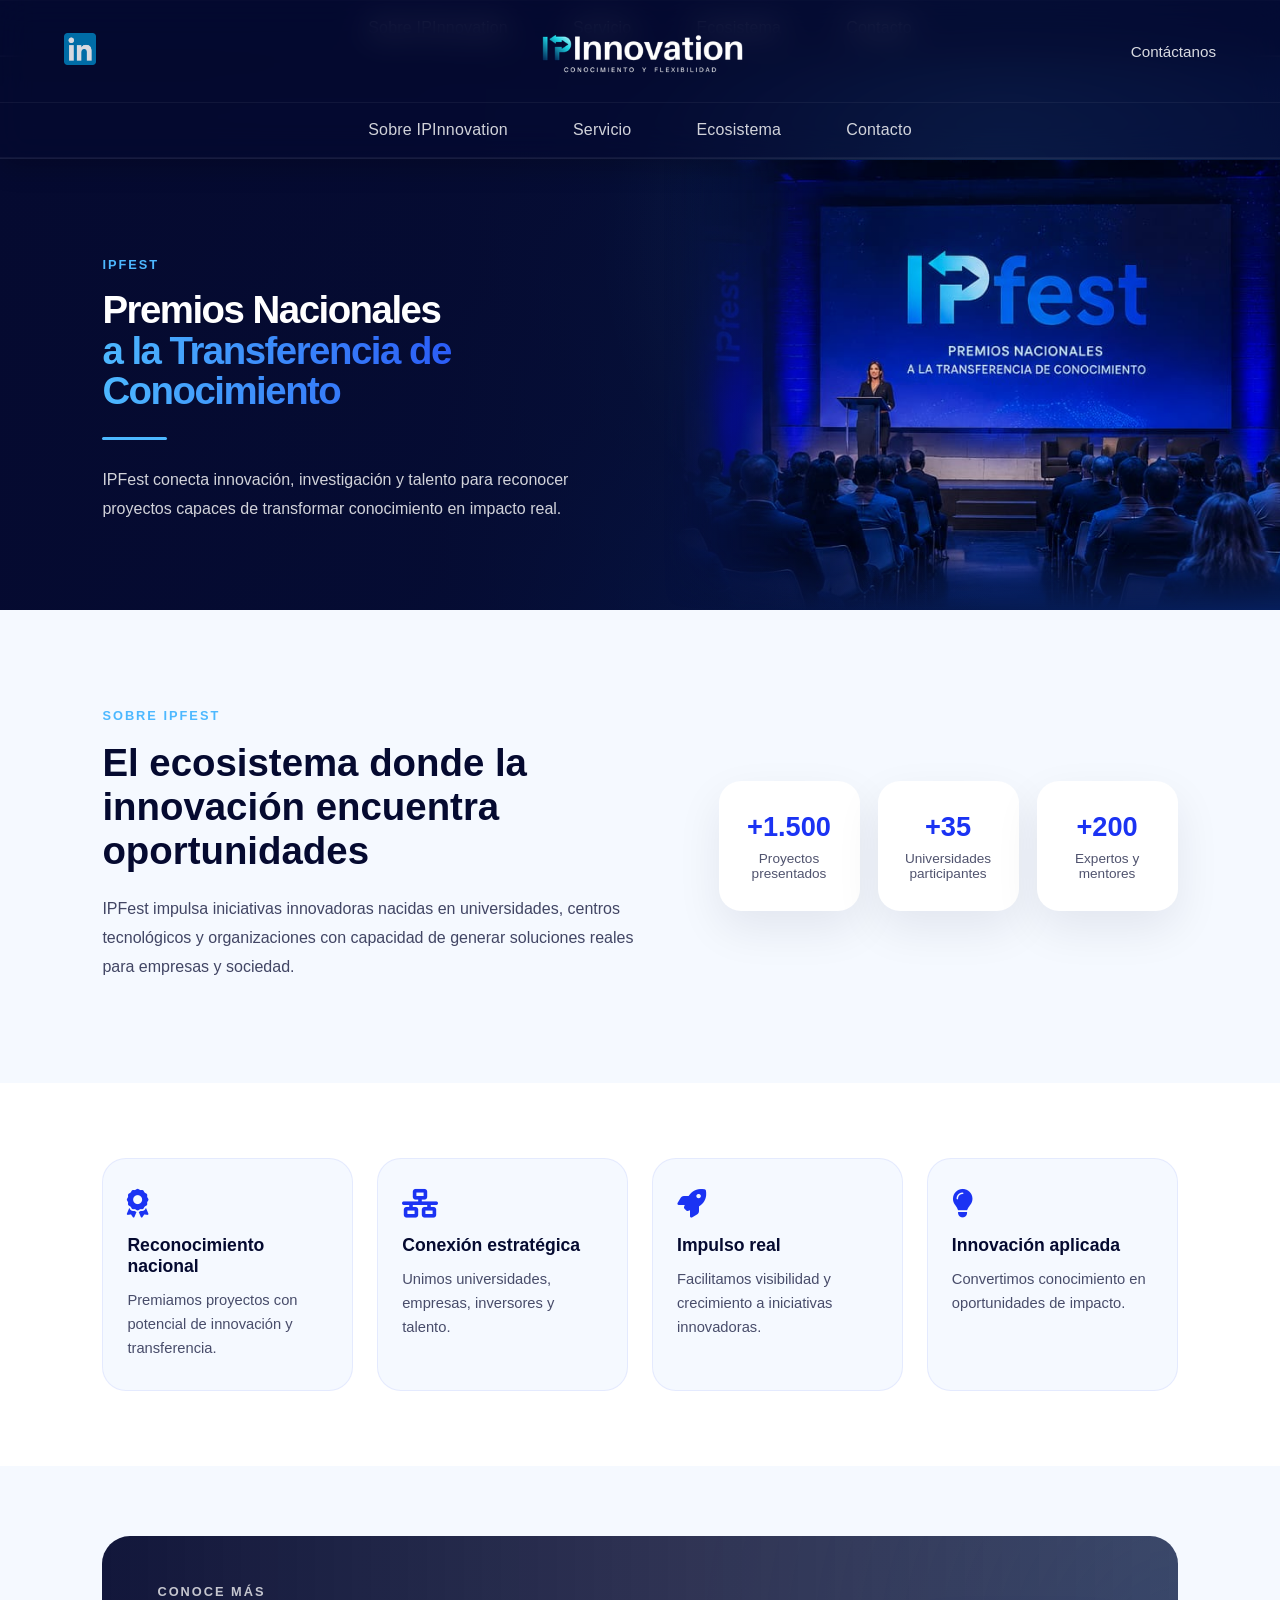
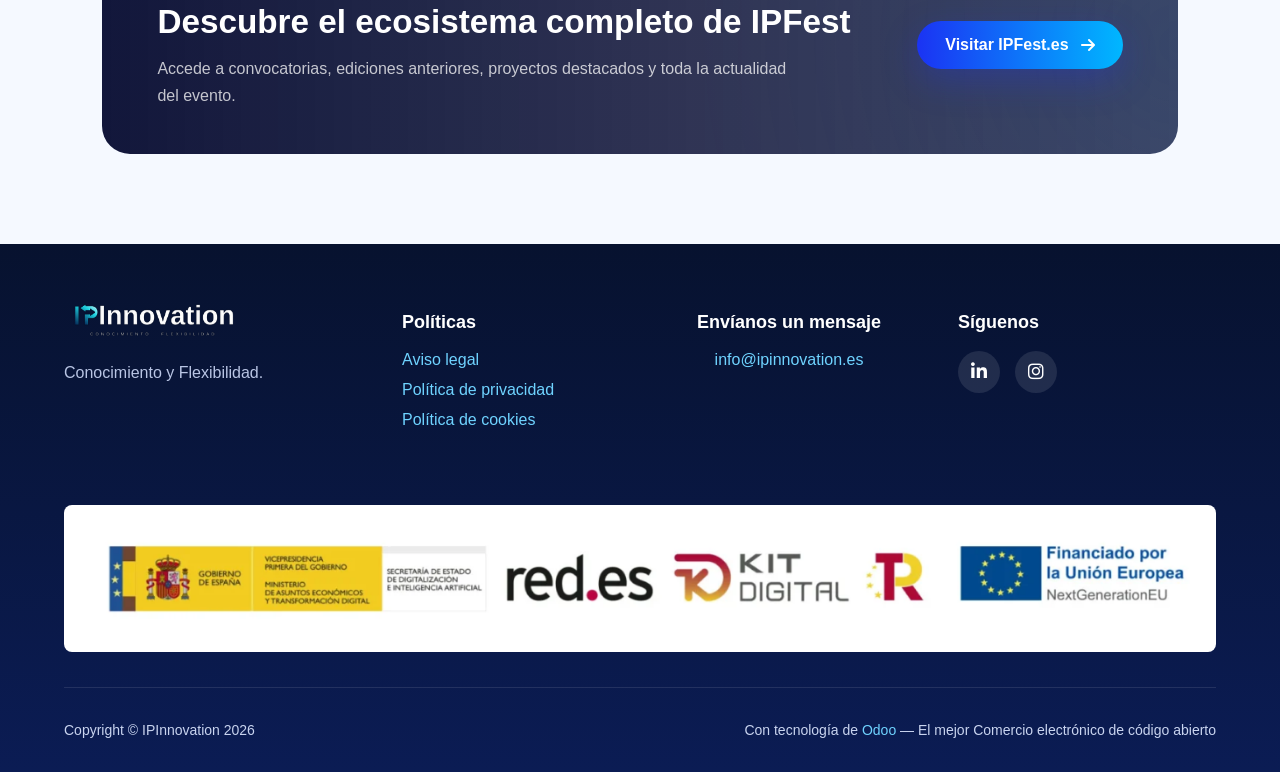
<file: ipfest.html>
<!DOCTYPE html>
<html lang="es">
    <head>
       <meta charset="UTF-8">
       <meta name="viewport" content="width=device-width, initial-scale=1.0">
       <title> IPInnovation</title>
       <link rel="stylesheet" href="estilo_ipfest.css">
       <link rel="stylesheet" href="https://cdnjs.cloudflare.com/ajax/libs/font-awesome/6.5.1/css/all.min.css">
       <link rel="stylesheet" href="https://cdnjs.cloudflare.com/ajax/libs/font-awesome/6.5.1/css/all.min.css"/>
       <link rel="stylesheet" href="https://cdnjs.cloudflare.com/ajax/libs/font-awesome/6.5.1/css/all.min.css">
    </head>
<body>

<header>

    <div class="mobile-header">

        <a href="#" class="mobile-social">
            <img src="img/logo_linkedin1.jpg" alt="LinkedIn">
        </a>

        <img src="img/logo1.png" alt="IP Innovation" class="logo">

        <button class="menu-toggle" id="menu-toggle">
            ☰
        </button>

    </div>

    <nav class="menu" id="menu">

        <ul>
            <li><a href="sobre_nosotros.html">Sobre IPInnovation</a></li>
            <li><a href="#">Servicio</a></li>
            <li class="dropdown">
               <a href="#">Ecosistema</a>
                     <ul class="submenu">
                         <li> <a href="ipfest.html">IPFest</a> </li>
                         <li> <a href="iptoday.html">IPToday</a> </li>
                         <li> <a href="ipcrowd.html">IPCrowd</a> </li>
                         <li> <a href="iplearn.html">IPLearn</a> </li>
                     </ul>
            </li>
            <li><a href="#">Contacto</a></li>
        </ul>
    </nav>

</header>


<header>

    <!-- TOP HEADER -->
    <div class="top-header">

        
        <div class="top-left">

            <a href="#">
                <img src="img/logo_linkedin.png" alt="IN">
            </a>

        </div> 

        <!-- LOGO CENTRO -->

        <div class="top-center">

            <img src="img/logo_ipi.png"
                 alt="IP Innovation"
                 class="logo">

        </div>

        <div class="top-right">

            <a href="#contacto">
                Contáctanos
            </a>
        </div>

    </div> 


    <!-- MENÚ -->
    <nav class="menu" id="menu">

        <ul>
            <li><a href="sobre_nosotros.html">Sobre IPInnovation</a></li>
            <li><a href="#">Servicio</a></li>
            <li class="dropdown">
               <a href="#">Ecosistema</a>
                     <ul class="submenu">
                         <li> <a href="ipfest.html">IPFest</a> </li>
                         <li> <a href="iptoday.html">IPToday</a> </li>
                         <li> <a href="ipcrowd.html">IPCrowd</a> </li>
                         <li> <a href="iplearn.html">IPLearn</a> </li>
                     </ul>
            </li>
            <li><a href="#">Contacto</a></li>
        </ul>
    </nav>

</header> 


<main>

    <!-- HERO -->
    <section class="app-hero ipfest-hero">

        <div class="app-hero-content">

            <div class="app-texto">

                <p class="app-etiqueta">IPFest</p>

                <h1>
                    Premios Nacionales
                    <span>a la Transferencia de Conocimiento</span>
                </h1>

                <div class="linea-acento"></div>

                <p class="app-descripcion">
                    IPFest conecta innovación, investigación y talento para reconocer proyectos capaces de transformar conocimiento en impacto real.
                </p>

            </div>

            <div class="app-imagen">
                <img src="img/hero-ipfest.jpeg" alt="IPFest">
            </div>

        </div>

    </section>



    <!-- INFORMACIÓN -->
    <section class="app-info">

        <div class="app-info-texto">

            <p class="app-etiqueta">
                Sobre IPFest
            </p>

            <h2>
                El ecosistema donde la innovación encuentra oportunidades
            </h2>

            <p>
                IPFest impulsa iniciativas innovadoras nacidas en universidades,
                centros tecnológicos y organizaciones con capacidad de generar
                soluciones reales para empresas y sociedad.
            </p>

        </div>


        <div class="app-stats">

            <div>
                <span>+1.500</span>
                <p>Proyectos presentados</p>
            </div>

            <div>
                <span>+35</span>
                <p>Universidades participantes</p>
            </div>

            <div>
                <span>+200</span>
                <p>Expertos y mentores</p>
            </div>

        </div>

    </section>



    <!-- BENEFICIOS -->
    <section class="app-beneficios">

        <article>
            <i class="fa-solid fa-award"></i>
            <h3>Reconocimiento nacional</h3>

            <p>
                Premiamos proyectos con potencial de innovación y transferencia.
            </p>
        </article>

        <article>
            <i class="fa-solid fa-network-wired"></i>
            <h3>Conexión estratégica</h3>

            <p>
                Unimos universidades, empresas, inversores y talento.
            </p>
        </article>

        <article>
            <i class="fa-solid fa-rocket"></i>
            <h3>Impulso real</h3>

            <p>
                Facilitamos visibilidad y crecimiento a iniciativas innovadoras.
            </p>
        </article>

        <article>
            <i class="fa-solid fa-lightbulb"></i>
            <h3>Innovación aplicada</h3>

            <p>
                Convertimos conocimiento en oportunidades de impacto.
            </p>
        </article>

    </section>



    <!-- CTA FINAL -->
    <section class="app-cta">

        <div class="app-cta-contenido">

            <div>
                <p class="app-etiqueta">Conoce más</p>

                <h2>
                    Descubre el ecosistema completo de IPFest
                </h2>

                <p>
                    Accede a convocatorias, ediciones anteriores,
                    proyectos destacados y toda la actualidad del evento.
                </p>
            </div>

            <a href="https://ipfest.es"
               target="_blank"
               class="btn-app">

                Visitar IPFest.es

                <i class="fa-solid fa-arrow-right"></i>

            </a>

        </div>

    </section>

</main>

<!--FOOTER -->

 <footer>
    <div class="footer-container">

      <!-- TOP -->
      <div class="footer-top">

        <!-- LOGO -->
        <div class="footer-brand">
          <img src="img/logo1.png" alt="IPInnovation logo" class="logo-ipinnovation">
          <p>
            Conocimiento y Flexibilidad.
          </p>
        </div>

        <!-- POLÍTICAS -->
        <div class="footer-links">
          <h3>Políticas</h3>

          <ul>
            <li><a href="#">Aviso legal</a></li>
            <li><a href="#">Política de privacidad</a></li>
            <li><a href="#">Política de cookies</a></li>
          </ul>
        </div>

        <!-- CONTACTO -->
        <div class="footer-contact">
          <h3>Envíanos un mensaje</h3>

          <a href="mailto:info@ipinnovation.es">
            info@ipinnovation.es
          </a>
        </div>

        <!-- REDES -->
        <div class="footer-social">
          <h3>Síguenos</h3>

          <div class="social-icons">
            <a href="#"><i class="fab fa-linkedin-in"></i></a>
            <a href="#"><i class="fab fa-instagram"></i></a>
          </div>
        </div>

      </div>

      <!-- BANNER INSTITUCIONAL -->
      <div class="footer-banner">

        <!-- Cambia esta imagen por la real -->
        <img src="img/banner_footer.png" alt="Kit Digital">

      </div>

      <!-- BOTTOM -->
      <div class="footer-bottom">

        <p>Copyright © IPInnovation 2026</p>

        <p>
          Con tecnología de
          <a href="#">Odoo</a>
          — El mejor Comercio electrónico de código abierto
        </p>

      </div>

    </div>
  </footer>
 <script src="js/mune-hamburguesa.js"></script>
  </body>
</html>
</file>
<file: estilo_ipfest.css>
:root {
    --azul-oscuro: #050a30; /* El fondo profundo */
    --azul-electrico: #1b33f3; /* El color de los botones */
    --azul-claro: #4db8ff; /* Para los degradados de texto */
    --blanco: #ffffff;
    --azul-suave: #dce9ff;        /* fondos claros */
    --blanco-azulado: #f5f9ff;   /* secciones claras */
    --violeta-acento: #7a5cff;   /* contraste premium */
    --sombra-azul: rgba(77,146,255,0.15);


}
body {
    margin: 0;
    font-family: 'Inter', sans-serif;
    background-color: var(--azul-oscuro);
    color: var(--blanco);
    /* Un degradado que va desde un azul eléctrico en el centro a un azul casi negro en las esquinas */
    background: radial-gradient(circle at center, #0a1970 0%, #050a30 70%, #02051a 100%);
    background-attachment: fixed; /* Mantiene el fondo quieto mientras haces scroll */
    min-height: 100vh;
}


/* =========================
HEADER
========================= */

header{

    position: fixed;
    top: 0;
    width: 100%;

    z-index: 1000;

    background:
        rgba(5,10,48,0.55);

    backdrop-filter: blur(16px);
    -webkit-backdrop-filter: blur(16px);

    border-bottom:
        1px solid rgba(255,255,255,0.08);

    box-shadow:
        0 8px 25px rgba(0,0,0,0.2);

    transition: all .3s ease;
}

/* =========================
TOP HEADER
========================= */

.top-header{

    max-width: 1400px;

    margin: auto;

    padding: 16px 5%;

    display: grid;

    grid-template-columns:
        1fr auto 1fr;

    align-items: center;
}

/* =========================
LEFT
========================= */

.top-left{

    display: flex;
    align-items: center;
    gap: 18px;
}

.top-left img{

    height: 32px;
    width: auto;

    opacity: .85;

    transition: .3s ease;
    object-fit: contain;
}

.top-left img:hover{

    opacity: 1;

    transform:
        translateY(-2px);
}

/* =========================
CENTER LOGO
========================= */

.top-center{
    line-height: 0;
    display: flex;
    justify-content: center;
}

.logo{
    display: block;
    width: auto;
    height: 70px;

    object-fit: contain;

    transition: .3s ease;
}

/* =========================
RIGHT
========================= */

.top-right{

    display: flex;
    justify-content: flex-end;
}

.top-right a{

    color: rgba(255,255,255,.85);

    text-decoration: none;

    font-size: .95rem;

    transition: .3s ease;
}

.top-right a:hover{

    color: var(--azul-claro);
}

/* =========================
MENU
========================= */

.menu{

    border-top:
        1px solid rgba(255,255,255,0.05);

    border-bottom:
        1px solid rgba(255,255,255,0.05);

    padding:
        18px 5%;
}

.menu ul{

    list-style: none;

    display: flex;

    justify-content: center;
    align-items: center;

    gap: 65px;

    margin: 0;
    padding: 0;
}

/* links */

.menu ul li a{

    position: relative;

    color: rgba(255,255,255,.82);

    text-decoration: none;

    font-size: 1rem;

    font-weight: 400;

    letter-spacing: .2px;

    transition: .3s ease;
}

/* linea hover */

.menu ul li a::after{

    content: "";

    position: absolute;

    left: 0;
    bottom: -8px;

    width: 0%;
    height: 2px;

    background:
        linear-gradient(
            90deg,
            #4db8ff,
            #1b33f3
        );

    transition: .3s ease;
}

.menu ul li a:hover{

    color: white;
}

.menu ul li a:hover::after{

    width: 100%;
}

/* =========================
RESPONSIVE
========================= */

@media(max-width: 992px){

    .menu ul{

        gap: 35px;
    }

    .logo{

        height: 62px;
    }
}


/* =========================
SUBMENU ECOSISTEMA
========================= */

.dropdown{
    position:relative;
}

.submenu{
    position:absolute;

    top:38px;
    left:0;

    min-width:210px;

    padding:14px 0;

    background:rgba(5,10,48,.96);

    border:1px solid rgba(77,184,255,.18);

    border-radius:18px;

    backdrop-filter:blur(18px);

    display:flex;
    flex-direction:column;

    gap:0 !important;

    opacity:0;
    visibility:hidden;

    transform:translateY(12px);

    transition:.3s ease;

    z-index:999;
}

/* ITEMS */

.submenu li{
    width:100%;
}

.submenu li a{
    display:block;
    padding:12px 22px;
    font-size:.95rem;
    white-space:nowrap;
}

/* HOVER */

.submenu li a:hover{
    background:rgba(77,184,255,.08);
}

/* DESPLEGAR */

.dropdown:hover .submenu{
    opacity:1;
    visibility:visible;
    transform:translateY(0);
}


/* =========================
MOBILE
========================= */

@media(max-width: 768px){

    .top-header{

        grid-template-columns: 1fr;

        gap: 18px;

        text-align: center;
    }

    .top-left{

        justify-content: center;
        display: flex;
        align-items: center;
    }

    .top-left img{
        width: 12px;
        height: 12px;
    }

    

    .top-right{

        justify-content: center;
    }

    .logo{

        height: 58px;
    }

    .menu{

        overflow-x: auto;

        padding:
            15px 20px;
    }

    .menu::-webkit-scrollbar{

        display: none;
    }

    .menu ul{

        width: max-content;

        gap: 28px;

        padding-bottom: 4px;
    }

    .menu ul li a{

        font-size: .95rem;

        white-space: nowrap;
    }
}

/* =========================
SMALL MOBILE
========================= */

@media(max-width: 480px){

    .top-left img{

        height: 28px;
    }

    .logo{

        height: 52px;
    }

    .menu ul{

        gap: 22px;
    }

    .menu ul li a{

        font-size: .9rem;
    }
}



/* =========================
HEADER MOBILE HAMBURGUESA
========================= */

.mobile-header{
    display:none;
}

@media(max-width:768px){

    header{
        background:rgba(5,10,48,.88);
        backdrop-filter:blur(14px);
        -webkit-backdrop-filter:blur(14px);
    }

    .top-header{
        display:none;
    }

    .mobile-header{
        display:flex;
        align-items:center;
        justify-content:space-between;

        padding:12px 22px;
    }

    .mobile-social img{
        width:30px;
        height:auto;
    }

    .mobile-header .logo{
        height:52px;
        margin:0;
    }

    .menu-toggle{
        background:none;
        border:none;
        color:white;
        font-size:32px;
        cursor:pointer;
        line-height:1;
    }

    .menu{
        display:none;
        padding:0;
        border-top:1px solid rgba(255,255,255,.08);
    }

    .menu.active{
        display:block;
    }

    .menu ul{
        width:100%;
        display:flex;
        flex-direction:column;
        align-items:center;

        gap:0;
        padding:18px 0;
    }

    .menu ul li{
        width:100%;
        text-align:center;
    }

    .menu ul li a{
        display:block;
        padding:14px 0;

        font-size:1rem;
        color:white;
        text-decoration:none;
    }

    .menu ul li a:hover{
        color:#47e5ff;
    }
  }

/* =========================
   IPFEST PAGE
========================= */

.app-hero{
    min-height: auto;
    padding: 160px 0 70px 8%;
    position:relative;
    overflow:hidden;
    background:
        radial-gradient(circle at 75% 40%, rgba(77,184,255,.20), transparent 35%),
        linear-gradient(135deg,#050a30 0%, #06133d 55%, #071f5c 100%);
}

.app-hero::before{
    content:"";
    position:absolute;
    inset:0;
    z-index:1;
    pointer-events:none;

    background:
        linear-gradient(
            90deg,
            rgba(5,10,48,.95) 0%,
            rgba(5,10,48,.78) 34%,
            rgba(5,10,48,.35) 55%,
            rgba(5,10,48,0) 78%
        );
}

.app-hero-content{
    max-width:1350px;
    margin:0 auto;
    display:grid;
    grid-template-columns: .9fr 1.1fr;
    align-items:end;
    gap:55px;
    position:relative;
    z-index:2;
    padding-bottom: 0;
}

.app-etiqueta{
    color:#4db8ff;
    text-transform:uppercase;
    letter-spacing:2px;
    font-weight:800;
    font-size:.8rem;
    margin-bottom:18px;
}

.app-texto h1{
    font-size:clamp(0.5rem, 3vw, 3rem);
    line-height:1.05;
    margin:0;
    color:#fff;
    letter-spacing:-1.5px;
}

.app-texto h1 span{
    display:block;
    background:linear-gradient(90deg,#4db8ff,#1b33f3);
    -webkit-background-clip:text;
    background-clip:text;
    color:transparent;
}

.linea-acento{
    width:65px;
    height:3px;
    background:#4db8ff;
    border-radius:20px;
    margin:26px 0;
}

.app-descripcion{
    max-width:560px;
    font-size:1rem;
    line-height:1.8;
    color:rgba(255,255,255,.82);
}


.app-imagen{
    position: relative;
    width: calc(100% + 100px);
    margin-right: -100px;
    margin-bottom: -70px;
    display: flex;
    justify-content: flex-end;
    overflow: visible;
}

.app-imagen img{
    width: 100%;
    max-width: 860px;
    height: 450px;
    object-fit: cover;
    display: block;
    opacity: .94;

    -webkit-mask-image:
        linear-gradient(to right, transparent 0%, black 22%, black 100%),
        linear-gradient(to bottom, black 0%, black 86%, transparent 100%);
    -webkit-mask-composite: source-in;

    mask-image:
        linear-gradient(to right, transparent 0%, black 22%, black 100%),
        linear-gradient(to bottom, black 0%, black 86%, transparent 100%);
    mask-composite: intersect;
}
   


/* =========================
   INFO
========================= */

.app-info{
    padding:85px 8%;
    background:#f5f9ff;
    color:#050a30;
    display:grid;
    grid-template-columns:1.1fr .9fr;
    gap:55px;
    align-items:center;
}

.app-info-texto{
    max-width:650px;
}

.app-info h2{
    font-size:clamp(2rem,3vw,3rem);
    line-height:1.15;
    margin:0 0 22px;
}

.app-info-texto p:last-child{
    font-size:1rem;
    line-height:1.8;
    color:rgba(5,10,48,.75);
}

.app-stats{
    display:grid;
    grid-template-columns:repeat(3,1fr);
    gap:18px;
}

.app-stats div{
    background:white;
    padding:30px 18px;
    border-radius:22px;
    text-align:center;
    box-shadow:0 18px 45px rgba(5,10,48,.08);
}

.app-stats span{
    display:block;
    color:#1b33f3;
    font-size:1.7rem;
    font-weight:800;
    margin-bottom:8px;
}

.app-stats p{
    margin:0;
    font-size:.85rem;
    color:rgba(5,10,48,.7);
}


/* =========================
   BENEFICIOS
========================= */

.app-beneficios{
    padding:75px 8%;
    background:#fff;
    display:grid;
    grid-template-columns:repeat(4,1fr);
    gap:24px;
}

.app-beneficios article{
    padding:30px 24px;
    border-radius:24px;
    background:#f5f9ff;
    border:1px solid rgba(27,51,243,.08);
    transition:.3s ease;
}

.app-beneficios article:hover{
    transform:translateY(-6px);
    box-shadow:0 22px 55px rgba(27,51,243,.12);
}

.app-beneficios i{
    font-size:1.8rem;
    color:#1b33f3;
    margin-bottom:18px;
}

.app-beneficios h3{
    font-size:1.1rem;
    margin:0 0 12px;
    color:#050a30;
}

.app-beneficios p{
    font-size:.92rem;
    line-height:1.6;
    color:rgba(5,10,48,.72);
    margin:0;
}


/* =========================
   CTA FINAL
========================= */

.app-cta{
    padding:70px 8% 90px;
    background:#f5f9ff;
}

.app-cta-contenido{
    max-width:1250px;
    margin:0 auto;
    padding:45px 55px;
    border-radius:28px;

    background:
        linear-gradient(90deg, rgba(5,10,48,.95), rgba(5,10,48,.72)),
        radial-gradient(circle at right, rgba(77,184,255,.35), transparent 45%);

    color:white;
    display:flex;
    justify-content:space-between;
    align-items:center;
    gap:40px;
    overflow:hidden;
}

.app-cta h2{
    font-size:clamp(1.8rem,2.6vw,2.8rem);
    margin:0 0 14px;
    line-height:1.15;
}

.app-cta p{
    color:rgba(255,255,255,.75);
    line-height:1.7;
    margin:0;
    max-width:650px;
}

.btn-app{
    display:inline-flex;
    align-items:center;
    gap:12px;
    white-space:nowrap;
    padding:15px 28px;
    border-radius:50px;
    background:linear-gradient(90deg,#1b33f3,#00b7ff);
    color:white;
    text-decoration:none;
    font-weight:800;
    box-shadow:0 12px 35px rgba(27,51,243,.28);
    transition:.3s ease;
}

.btn-app:hover{
    transform:translateY(-3px);
}


/* =========================
   RESPONSIVE
========================= */

@media(max-width:900px){

    .app-hero{
        padding:130px 7% 60px;
    }

    .app-hero-content,
    .app-info{
        grid-template-columns:1fr;
        text-align:center;
    }

    .linea-acento{
        margin:24px auto;
    }

    .app-descripcion,
    .app-info-texto{
        margin:0 auto;
    }

    .app-imagen img{
        height:300px;
    }

    .app-stats{
        grid-template-columns:1fr;
    }

    .app-beneficios{
        grid-template-columns:repeat(2,1fr);
    }

    .app-cta-contenido{
        flex-direction:column;
        text-align:center;
        padding:38px 28px;
    }
}

@media(max-width:520px){

    .app-hero{
        padding:115px 6% 50px;
    }

    .app-texto h1{
        font-size:2.25rem;
    }

    .app-descripcion{
        font-size:.95rem;
    }

    .app-imagen img{
        height:230px;
    }

    .app-info,
    .app-beneficios,
    .app-cta{
        padding-left:6%;
        padding-right:6%;
    }

    .app-beneficios{
        grid-template-columns:1fr;
    }

    .app-cta-contenido{
        padding:32px 22px;
    }

    .btn-app{
        width:100%;
        justify-content:center;
    }     

  }

  /* FOOTER */


    footer{
      background: linear-gradient(180deg,#07122f,#0b1c54);
      color:white;
      padding-top:50px;
    }

    .footer-container{
      width:90%;
      max-width:1200px;
      margin:auto;
      justify-content: space-between;
      align-items: flex-start;
    }

    .logo-ipinnovation {
        width: 180px;
        height: auto;
    }

    /* TOP */
    .footer-top{
      display:flex;
      justify-content:space-between;
      gap:40px;
      flex-wrap:wrap;
      padding-bottom:40px;
    }

    .footer-brand{
      flex:1;
      min-width:250px;
    }

    .footer-brand h2{
      font-size:42px;
      margin-bottom:10px;
      font-weight:700;
    }

    .footer-brand span{
      color:#4cc3ff;
    }

    .footer-brand p{
      color:#b9c5e4;
      margin-top:8px;
      line-height:1.6;
    }

    /* LINKS */
    .footer-links{
      flex:1;
      min-width:220px;

    }

    .footer-contact h3{
      font-size:18px;
      margin-bottom:18px;
      
    }

    .footer-links h3 {
      font-size:18px;
      margin-bottom:18px;
      padding: 0 0 0 40px;

    }


    .footer-social h3{

      font-size:18px;
      margin-bottom:18px;
     }

    .footer-links ul{
      list-style:none;
      
    }

    .footer-links ul li{
      margin-bottom:12px;
      
    }

    .footer-links ul li a{
      text-decoration:none;
      color:#6fd3ff;
      transition:0.3s;
    }

    .footer-links ul li a:hover{
      color:white;
    }

    /* CONTACTO */
    .footer-contact{
      flex:1;
      min-width:220px;
      text-align: center;
    }

    .footer-contact a{
      color:#6fd3ff;
      text-decoration:none;
      font-size:16px;
    }

    /* REDES */
    .footer-social{
      flex:1;
      min-width:150px;
      
    }

    .social-icons{
      display:flex;
      gap:15px;
      margin-top:10px;
      
    }

    .social-icons a{
      width:42px;
      height:42px;
      border-radius:50%;
      background:rgba(255,255,255,0.1);
      display:flex;
      align-items:center;
      justify-content:center;
      color:white;
      text-decoration:none;
      transition:0.3s;
      font-size:18px;
      
    }

    .social-icons a:hover{
      background:#00bfff;
      transform:translateY(-3px);
    }

    /* BANNER */
    .footer-banner{
      background:white;
      border-radius:8px;
      padding:20px;
      margin:20px 0 35px;
      display:flex;
      justify-content:center;
      align-items:center;
      text-align:center;
    }

    .footer-banner img{
      max-width:100%;
      height:auto;
    }

    /* BOTTOM */
    .footer-bottom{
      border-top:1px solid rgba(255,255,255,0.1);
      padding:20px 0;
      display:flex;
      justify-content:space-between;
      align-items:center;
      flex-wrap:wrap;
      gap:15px;
      font-size:14px;
      color:#c9d4ef;
    }

    .footer-bottom a{
      color:#6fd3ff;
      text-decoration:none;
    }

     @media(max-width:768px){

      .footer-top{
        flex-direction:column;
      }

      .footer-bottom{
        flex-direction:column;
        text-align:center;
      }

      .footer-brand h2{
        font-size:34px;
      }
    }
</file>
